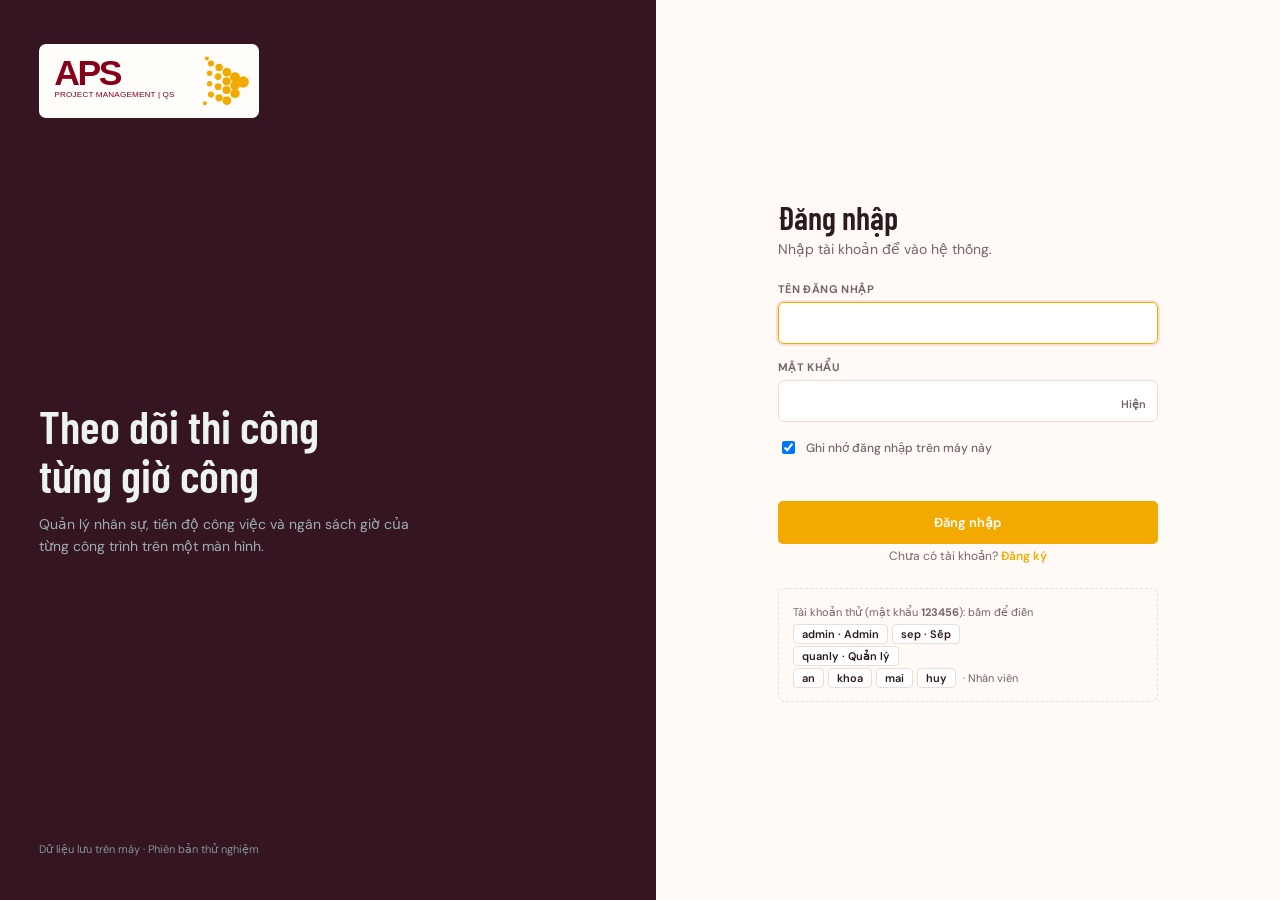
<file: index.html>
<!doctype html>
<html lang="vi">
<head>
  <meta charset="UTF-8">
  <meta name="viewport" content="width=device-width, initial-scale=1.0">
  <title>APS | Theo dõi thi công</title>
  <script>if(!(sessionStorage.getItem('buildflow-session')||localStorage.getItem('buildflow-session')))location.replace('login.html')</script>
  <link rel="preconnect" href="https://fonts.googleapis.com">
  <link rel="preconnect" href="https://fonts.gstatic.com" crossorigin>
  <link href="https://fonts.googleapis.com/css2?family=Barlow+Condensed:wght@500;600;700&family=DM+Sans:wght@400;500;600;700&display=swap" rel="stylesheet">
  <link rel="stylesheet" href="styles.css">
  <style>
    .task-form{background:var(--white);border:1px solid var(--line);border-radius:7px;padding:18px 20px;margin-bottom:28px}.form-heading{display:flex;justify-content:space-between;align-items:center;margin-bottom:16px}.form-heading h2{font:600 22px 'Barlow Condensed';margin:0}.form-heading p{font-size:12px;color:var(--muted);margin:4px 0 0}.form-grid{display:grid;grid-template-columns:1.2fr 1.5fr 1.2fr .7fr 1.2fr .8fr;gap:10px}.form-grid label{font-size:10px;color:var(--muted);font-weight:700;text-transform:uppercase;letter-spacing:.4px}.form-grid input,.form-grid select{display:block;width:100%;margin-top:6px;border:1px solid var(--line);border-radius:5px;padding:10px 9px;background:#fbfcfa;color:var(--ink);font:12px 'DM Sans';min-width:0}@media(max-width:850px){.form-grid{grid-template-columns:repeat(2,1fr)}}@media(max-width:520px){.task-form{padding:15px}.form-heading{align-items:flex-start;gap:12px;flex-direction:column}.form-grid{grid-template-columns:1fr}}
  </style>
  <style>
    .task-form{padding:22px 24px;background:#fff}
    .form-heading{padding-bottom:16px;border-bottom:1px solid var(--line)}
    .form-grid{grid-template-columns:repeat(3,minmax(0,1fr));gap:14px 16px}
    .form-grid input,.form-grid select{height:40px;padding:0 11px;background:#fff}
    .form-grid input:focus,.form-grid select:focus{outline:2px solid rgba(239,108,58,.18);border-color:var(--orange)}
    .phase-name{display:flex;align-items:center;gap:8px}
    .phase-name span{margin-right:2px}
    .phase-name small{color:var(--muted);font-size:10px;font-weight:500;padding-left:8px;border-left:1px solid var(--line)}
    .task-row{min-height:66px}
    .task-name strong{font-weight:600}
    @media(max-width:850px){.form-grid{grid-template-columns:repeat(2,minmax(0,1fr))}}
    @media(max-width:520px){.task-form{padding:17px}.form-grid{grid-template-columns:1fr}.phase-name{align-items:flex-start;flex-wrap:wrap;gap:4px}.phase-name small{width:100%;padding-left:0;border-left:0}}
  </style>
  <style>
    .person-tasks{min-width:220px;display:grid;gap:5px}
    .person-task{border-left:2px solid var(--orange);padding-left:9px;line-height:1.2}
    .person-task strong{display:block;font-size:11px;font-weight:600;white-space:nowrap;overflow:hidden;text-overflow:ellipsis}
    .person-task small{display:block;color:var(--muted);font-size:10px;margin-top:2px;white-space:nowrap;overflow:hidden;text-overflow:ellipsis}
    .person-task.empty{border-left-color:var(--line);color:var(--muted);font-size:11px}
    @media(max-width:1100px){.person-row{grid-template-columns:190px 85px 1fr 150px}.person-tasks{min-width:150px}}
    @media(max-width:850px){.person-row{grid-template-columns:1fr 80px}.person-tasks{grid-column:1/-1;grid-row:2}.person-row .progress-wrap{grid-row:3}.person-row .action-btn{grid-column:2;grid-row:1}}
  </style>
  <style>
    .form-grid select#task-assignee{font-family:'DM Sans',sans-serif;font-size:13px;font-weight:400;min-width:250px}
    .form-grid select#task-assignee option{font-family:'DM Sans',sans-serif;font-size:13px;font-weight:400}
    .person strong,.person small{font-size:13px}
    .person small{margin-top:3px}
    @media(max-width:1100px){.form-grid select#task-assignee{min-width:0}}
  </style>
  <style>
    .form-heading h2,.form-grid label{font-family:'DM Sans',sans-serif;font-style:normal}
    .form-heading h2{font-size:22px;font-weight:700;line-height:1.2;letter-spacing:0}
    .form-grid label{font-size:11px;font-weight:700;line-height:1.2;letter-spacing:.5px}
    .form-grid select#task-assignee{padding-left:11px;padding-right:38px;text-overflow:ellipsis;white-space:nowrap;overflow:hidden}
  </style>
  <style>
    .form-grid input,.form-grid select,.form-grid input::placeholder{font-family:'DM Sans',sans-serif;font-size:13px;font-weight:400;font-style:normal;letter-spacing:0;line-height:1.2}
    .form-grid input::placeholder{color:#718087;opacity:1}
  </style>
  <style>
    .employee-form{margin-bottom:28px}.employee-grid{grid-template-columns:1.3fr 1.3fr .8fr}
    .employee-list{display:grid;gap:12px}.employee-card{background:var(--white);border:1px solid var(--line);border-radius:7px;padding:18px 20px}.employee-card-head{display:flex;justify-content:space-between;align-items:flex-start;gap:16px;padding-bottom:15px;border-bottom:1px solid var(--line)}.employee-identity{display:flex;align-items:center;gap:12px}.employee-identity strong{display:block;font-size:14px}.employee-identity small{display:block;color:var(--muted);font-size:11px;margin-top:3px}.employee-live{text-align:right;font-size:11px;color:var(--muted)}.employee-live strong{display:block;color:var(--green);font-size:13px}.employee-live .offline{color:var(--muted)}.employee-summary{display:grid;grid-template-columns:160px 1fr 180px;gap:20px;padding-top:16px}.employee-hours strong{display:block;font:600 23px 'Barlow Condensed'}.employee-hours small,.employee-task-meta{display:block;color:var(--muted);font-size:11px;margin-top:3px}.employee-tasks{display:grid;gap:8px}.employee-task{display:grid;grid-template-columns:1fr 110px 70px;gap:12px;align-items:center;border-left:2px solid var(--orange);padding-left:10px}.employee-task-name strong{display:block;font-size:12px}.employee-task-name small{display:block;color:var(--muted);font-size:10px;margin-top:3px}.employee-task-time{font-size:11px;color:var(--muted)}.employee-task-time strong{display:block;color:var(--ink);font-size:12px}.employee-task-delta{font-size:10px;font-weight:700;padding:5px 6px;border-radius:4px;text-align:center}.employee-task-delta.good{background:var(--green-soft);color:var(--green)}.employee-task-delta.late{background:var(--red-soft);color:var(--red)}.employee-task-delta.pending{background:var(--amber-soft);color:var(--amber)}.employee-empty{color:var(--muted);font-size:12px;padding:8px 0}.employee-progress{align-self:center}.employee-progress .progress-text{display:block;margin-top:7px;text-align:left}.employee-card .avatar{flex:0 0 auto}@media(max-width:850px){.employee-grid{grid-template-columns:repeat(2,minmax(0,1fr))}.employee-summary{grid-template-columns:1fr}.employee-live{text-align:left}.employee-task{grid-template-columns:1fr 90px 65px}}@media(max-width:520px){.employee-grid{grid-template-columns:1fr}.employee-card{padding:15px}.employee-card-head{flex-direction:column}.employee-task{grid-template-columns:1fr;gap:4px}.employee-task-delta{justify-self:start}}
  </style>
  <style>
    .global-date{display:flex;align-items:center;gap:8px;margin-top:7px}.date-nav{border:1px solid var(--line);background:var(--white);color:var(--muted);border-radius:5px;width:28px;height:28px;cursor:pointer;font-size:16px}.date-nav:hover{border-color:var(--orange);color:var(--orange)}.date-nav.today{width:auto;padding:0 9px;font-size:11px;font-family:'DM Sans',sans-serif}.global-date strong{font-size:12px;min-width:82px;text-align:center}.delete-member{border:1px solid #f0cbc6;background:var(--red-soft);color:var(--red);border-radius:5px;padding:8px 10px;font:600 11px 'DM Sans';cursor:pointer}.delete-member:hover{background:#ffe1de}.employee-identity-wrap{display:flex;align-items:center;gap:14px}.employee-card-head .delete-member{margin-left:auto}@media(max-width:520px){.global-date strong{min-width:70px}.date-nav.today{display:none}.employee-card-head .delete-member{padding:7px}.employee-identity-wrap{align-items:flex-start}}
  </style>
  <style>
    .sidebar{position:sticky;top:0;height:100vh;min-height:100vh;align-self:flex-start;overflow-y:auto;overflow-x:hidden}
    .sidebar,.sidebar-label,.sidebar-foot,.nav-item{font-family:'DM Sans',sans-serif;font-style:normal}
    .sidebar-label{font-size:10px;font-weight:700;line-height:1.2;letter-spacing:1.2px}
    .nav-item{font-size:13px;font-weight:500;line-height:1.2;letter-spacing:0}
    .sidebar-foot{font-size:11px;font-weight:400;line-height:1.2}
    @media(max-width:850px){.sidebar{position:sticky;height:100vh;min-height:100vh}}
  </style>
  <style>
    .project-task-bar{display:flex;gap:4px;height:10px;background:#edf0ed;border-radius:99px;overflow:hidden;margin:12px 0 10px}.project-task-bar span{flex:1;background:#d7ddd9;border-radius:3px}.project-task-bar span.completed{background:var(--green)}.project-task-list{display:grid;gap:7px;margin-top:10px}.project-task-item,.member-task-item{display:flex;align-items:flex-start;gap:7px;font-size:11px;line-height:1.3}.task-status-dot{width:7px;height:7px;border-radius:50%;background:#b9c2bd;flex:0 0 auto;margin-top:4px}.task-status-dot.completed{background:var(--green)}.project-task-item strong,.member-task-item strong{font-size:11px;font-weight:600}.project-task-item small,.member-task-item small{display:block;color:var(--muted);font-size:10px;margin-top:2px}.member-task-list{display:grid;gap:7px;margin-top:9px}.member-task-item{border-left:2px solid #d7ddd9;padding-left:9px}.member-task-item.completed{border-left-color:var(--green)}.member-task-item.incomplete{border-left-color:var(--amber)}.member-task-item .task-state{margin-left:auto;color:var(--muted);font-size:10px;white-space:nowrap}.member-task-item.completed .task-state{color:var(--green)}.member-task-item.incomplete .task-state{color:var(--amber)}
  </style>
  <style>
    :root{--ink:#14242a;--muted:#5e6b70}
    body{color:var(--ink)}
    .intro,.section-heading p,.panel-title p,.metric-label,.metric-note,.hours small,.person small,.task-name small,.task-time small,.employee-task-name small,.employee-task-time,.employee-task-meta{color:var(--muted)}
  </style>
</head>
<body>
  <div class="app-shell">
    <aside class="sidebar">
      <div class="brand"><img class="brand-logo" src="logo-aps.svg" alt="APS Project Management QS"></div>
      <div class="sidebar-label">QUẢN LÝ THI CÔNG</div>
      <button id="sidebar-toggle" class="sidebar-toggle" type="button" aria-label="Mở menu quản lý thi công" aria-expanded="false" aria-controls="main-nav"><span aria-hidden="true">☰</span></button>
      <nav id="main-nav" class="main-nav" aria-label="Điều hướng chính">
        <button class="nav-item" data-view="me"><span class="nav-icon">☀</span> Trang của tôi</button>
        <button class="nav-item active" data-view="team"><span class="nav-icon">◒</span> Nhân sự</button>
        <button class="nav-item" data-view="employees"><span class="nav-icon">♙</span> Quản lý nhân viên</button>
        <button class="nav-item" data-view="tasks"><span class="nav-icon">▦</span> Tiến độ công việc</button>
        <button class="nav-item" data-view="reports"><span class="nav-icon">◈</span> Tổng quan dự án</button>
        <button class="nav-item" data-view="assign"><span class="nav-icon">✦</span> Phân công thông minh</button>
        <button class="nav-item" data-view="bonus"><span class="nav-icon">◆</span> Thưởng &amp; cảnh báo</button>
        <button class="nav-item" data-view="audit"><span class="nav-icon">◉</span> Nhật ký hoạt động</button>
        <button class="nav-item" data-view="admin"><span class="nav-icon">⚙</span> Quản trị tài khoản</button>
      </nav>
      <div class="sidebar-foot"><div class="sync-dot"></div><span>Dữ liệu lưu trên máy</span></div>
    </aside>

    <main class="main-content">
      <header class="topbar"><div><div class="eyebrow">THỨ TƯ, 23 THÁNG 09, 2026</div><h1 id="page-title">Nhân sự</h1><div class="global-date"><button class="date-nav" id="date-prev" aria-label="Ngày trước">‹</button><strong id="global-date-label">23/09/2026</strong><button class="date-nav" id="date-next" aria-label="Ngày sau">›</button><button class="date-nav today" id="date-today">Hôm nay</button></div></div><button class="outline-btn" id="reset-data">↻ Đặt lại dữ liệu mẫu</button></header>

      <section id="view-me" class="view"></section>
      <section id="view-team" class="view active-view">
        <div class="hero-row"><div><p class="intro">Theo dõi giờ làm và nhiệm vụ được giao trong ngày.</p></div><div class="date-control">‹ <strong id="team-view-date">23/09/2026</strong> ›</div></div>
        <div class="metric-grid" id="team-metrics"></div>
        <div class="section-heading"><div><h2>Danh sách nhân sự</h2><p>Chọn bắt đầu hoặc kết thúc để ghi nhận thời gian thực tế.</p></div><span class="live-label"><i></i> CẬP NHẬT TRỰC TIẾP</span></div>
        <div id="team-list" class="team-list"></div>
      </section>

      <section id="view-tasks" class="view">
        <div class="hero-row"><div><p class="intro">Các giai đoạn được sắp theo thứ tự tiến độ công trình.</p></div><select class="select-control" id="project-filter"><option value="all">Tất cả dự án</option></select></div>
        <form id="task-form" class="task-form">
          <div class="form-heading"><div><h2>Thêm công việc</h2><p>Tạo task mới và giao ngay cho một thành viên.</p></div><button class="action-btn" type="submit">＋ Thêm task</button></div>
          <div class="form-grid">
            <label>Tên dự án<input id="task-project" required placeholder="Ví dụ: Nhà phố Thảo Điền"></label>
            <label>Tên công việc<input id="task-name" required placeholder="Ví dụ: Đổ bê tông sàn tầng 1"></label>
            <label>Giai đoạn<input id="task-phase" required placeholder="Ví dụ: Kết cấu tầng 1"></label>
            <label>Mã giai đoạn<input id="task-phase-number" required value="01" placeholder="01"></label>
            <label>Người nhận<select id="task-assignee" required></select></label>
            <label>Thời gian dự kiến (giờ)<input id="task-expected" type="number" min="0.5" step="0.5" required value="4"></label>
          </div>
        </form>
        <div class="metric-grid" id="task-metrics"></div>
        <div class="section-heading"><div><h2>Tiến độ công việc</h2><p>So sánh thời gian dự kiến với thời gian đã thực hiện.</p></div><div class="legend"><span><i class="dot green"></i> Đúng tiến độ</span><span><i class="dot amber"></i> Đang làm</span><span><i class="dot red"></i> Trễ hạn</span></div></div>
        <div id="task-table" class="task-board"></div>
      </section>

      <section id="view-employees" class="view">
        <div class="hero-row"><div><p class="intro">Quản lý nhân sự, task đảm nhận và thời gian làm việc thực tế.</p></div><div class="date-control">Giờ hệ thống: <strong id="employee-live-now">--:--:--</strong></div></div>
        <form id="employee-form" class="task-form employee-form">
          <div class="form-heading"><div><h2>Thêm nhân sự</h2><p>Tạo hồ sơ nhân viên để giao task và theo dõi giờ công.</p></div><button class="action-btn" type="submit">＋ Thêm nhân sự</button></div>
          <div class="form-grid employee-grid">
            <label>Họ và tên<input id="employee-name" required placeholder="Ví dụ: Nguyễn Văn Bình"></label>
            <label>Chức danh<input id="employee-role" required placeholder="Ví dụ: Kỹ sư kết cấu"></label>
            <label>Giờ mục tiêu / ngày<input id="employee-hours" type="number" min="0.5" step="0.5" required value="8"></label>
          </div>
        </form>
        <div class="metric-grid" id="employee-metrics"></div>
        <div class="section-heading"><div><h2>Danh sách nhân viên</h2><p>Thời gian bắt đầu được lấy trực tiếp từ nút trên trang Nhân sự hôm nay.</p></div><span class="live-label"><i></i> ĐỒNG BỘ THỜI GIAN THỰC</span></div>
        <div id="employee-list" class="employee-list"></div>
      </section>

      <section id="view-reports" class="view">
        <div class="hero-row"><div><p class="intro">Tổng hợp hiệu quả của dự án và đội ngũ.</p></div><div class="date-control">Kỳ báo cáo: <strong id="report-view-date">23/09/2026</strong></div></div>
        <div id="report-metrics" class="metric-grid"></div>
        <div class="report-tabs" role="tablist"><button class="report-tab active" type="button" data-report-tab="project" role="tab" aria-selected="true">Hiệu quả theo dự án</button><button class="report-tab" type="button" data-report-tab="member" role="tab" aria-selected="false">Hiệu quả nhân sự</button></div>
        <div class="report-panel active" id="project-report-panel" role="tabpanel"><div class="panel-title"><div><h2>Hiệu quả theo dự án</h2><p>Gantt công việc theo thứ tự hoàn thành.</p></div></div><div id="project-report"></div></div>
        <div class="report-panel" id="member-report-panel" role="tabpanel" hidden><div class="panel-title"><div><h2>Hiệu quả nhân sự</h2><p>Tổng hợp task đã hoàn thành.</p></div></div><div id="member-report"></div></div>
      </section>
      <section id="view-assign" class="view"></section>
      <section id="view-bonus" class="view"></section>
      <section id="view-audit" class="view"></section>
      <section id="view-admin" class="view"></section>
    </main>
  </div>
  <div id="toast" class="toast" role="status"></div>
  <script src="app.js"></script>
  <script>
    const cleanRoleName=member=>{if(member.role==='Giám sát chất lượng')member.role='Giám sát'};
    data.members.forEach(cleanRoleName);
    initialData.members.forEach(cleanRoleName);
    save();
  </script>
  <script>
    const assigneeSelect=document.querySelector('#task-assignee');
    assigneeSelect.innerHTML=data.members.map(member=>`<option value="${member.name}">${member.name} - ${member.role}</option>`).join('');
    document.querySelector('#task-form').addEventListener('submit',event=>{
      event.preventDefault();
      const project=document.querySelector('#task-project').value.trim();
      const name=document.querySelector('#task-name').value.trim();
      const phaseName=document.querySelector('#task-phase').value.trim();
      const phase=document.querySelector('#task-phase-number').value.trim();
      const assignee=document.querySelector('#task-assignee').value;
      const expected=Number(document.querySelector('#task-expected').value);
      data.tasks.push({id:Date.now(),project,phase,phaseName,name,assignee,expected,actual:0,status:'todo'});
      save();
      event.target.reset();
      document.querySelector('#task-phase-number').value='01';
      document.querySelector('#task-expected').value='4';
      renderTasks();
      renderReports();
      showToast(`Đã thêm task cho ${assignee}`);
    });
  </script>
  <script>
    const originalRenderTeam=renderTeam;
    renderTeam=()=>{
      originalRenderTeam();
      document.querySelectorAll('.person-row').forEach(row=>{
        const memberId=Number(row.querySelector('[data-member]').dataset.member);
        const member=data.members.find(item=>item.id===memberId);
        const memberTasks=data.tasks.filter(task=>task.assignee===member.name);
        const taskSummary=document.createElement('div');
        taskSummary.className='person-tasks';
        taskSummary.innerHTML=memberTasks.length?memberTasks.map(task=>`<div class="person-task"><strong>${task.name}</strong><small>${task.project}</small></div>`).join(''):'<div class="person-task empty">Chưa có task được giao</div>';
        row.querySelector('.hours').insertAdjacentElement('afterend',taskSummary);
      });
    };
    renderTeam();
  </script>
  <script>
    let employeeTimer;
    const formatClock=value=>new Date(value).toLocaleTimeString('vi-VN',{hour:'2-digit',minute:'2-digit',second:'2-digit'});
    const elapsedHours=startedAt=>startedAt?Math.max(0,(Date.now()-startedAt)/3600000):0;
    const employeeActual=(task,member)=>task.actual||((task.status==='doing'&&member.active)?elapsedHours(member.startedAt):0);
    const refreshAssignees=()=>{const select=document.querySelector('#task-assignee');if(select)select.innerHTML=data.members.map(member=>`<option value="${member.name}">${member.name} - ${member.role}</option>`).join('');};
    function renderEmployees(){
      const active=data.members.filter(member=>member.active).length;
      const assigned=data.tasks.filter(task=>task.assignee).length;
      document.querySelector('#employee-live-now').textContent=formatClock(Date.now());
      document.querySelector('#employee-metrics').innerHTML=`<div class="metric"><div class="metric-label">TỔNG NHÂN SỰ</div><div class="metric-value">${data.members.length} người</div><div class="metric-note">Đang quản lý</div></div><div class="metric"><div class="metric-label">ĐANG TRONG CA</div><div class="metric-value">${active} người</div><div class="metric-note ${active?'positive':''}">${active?'Đang ghi nhận thời gian':'Chưa có người bắt đầu'}</div></div><div class="metric"><div class="metric-label">TASK ĐÃ GIAO</div><div class="metric-value">${assigned} task</div><div class="metric-note">Theo dữ liệu hiện tại</div></div><div class="metric"><div class="metric-label">GIỜ DỰ KIẾN</div><div class="metric-value">${fmtHours(data.tasks.reduce((sum,task)=>sum+task.expected,0))}</div><div class="metric-note">Tổng thời lượng task</div></div>`;
      document.querySelector('#employee-list').innerHTML=data.members.map(member=>{
        const tasks=data.tasks.filter(task=>task.assignee===member.name);
        const done=tasks.filter(task=>task.status==='done').length;
        const actual=tasks.reduce((sum,task)=>sum+employeeActual(task,member),0);
        const expected=tasks.reduce((sum,task)=>sum+task.expected,0);
        const percent=tasks.length?Math.round(done/tasks.length*100):0;
        return `<article class="employee-card"><div class="employee-card-head"><div class="employee-identity"><div class="avatar">${member.initials}</div><div><strong>${member.name}</strong><small>${member.role} · Mục tiêu ${fmtHours(member.hours)}/ngày</small></div></div><div class="employee-live">${member.active?`<strong class="employee-started">Bắt đầu lúc ${formatClock(member.startedAt)}</strong><span>Đang làm ${fmtHours(elapsedHours(member.startedAt))}</span>`:'<strong class="offline">Chưa bắt đầu ca</strong><span>Nhấn bắt đầu ở trang Nhân sự hôm nay</span>'}</div></div><div class="employee-summary"><div class="employee-hours"><strong>${fmtHours(actual)} / ${fmtHours(expected)}</strong><small>giờ thực tế / dự kiến của task</small><div class="progress-bar" style="margin-top:12px"><b style="width:${percent}%"></b></div><span class="progress-text">${done}/${tasks.length} task hoàn thành</span></div><div class="employee-tasks">${tasks.length?tasks.map(task=>{const taskActual=employeeActual(task,member),delta=taskActual-task.expected;return `<div class="employee-task"><div class="employee-task-name"><strong>${task.name}</strong><small>${task.project}</small></div><div class="employee-task-time"><strong>${taskActual?fmtHours(taskActual):'—'} / ${fmtHours(task.expected)}</strong><span>thực tế / dự kiến</span></div><div class="employee-task-delta ${task.status==='todo'?'pending':delta<=0?'good':'late'}">${task.status==='todo'?'Chưa làm':delta<=0?`Sớm ${fmtHours(Math.abs(delta))}`:`Trễ ${fmtHours(delta)}`}</div></div>`}).join(''):'<div class="employee-empty">Chưa có task được giao.</div>'}</div><div class="employee-progress"><div class="metric-label">HIỆU SUẤT GIỜ</div><div class="metric-value">${expected?Math.round(actual/expected*100):0}%</div><div class="employee-task-meta">${actual<=expected?'Đang nhanh hơn kế hoạch':'Đang chậm hơn kế hoạch'}</div></div></div></article>`;
      }).join('');
    }
    const currentRenderTeam=renderTeam;
    renderTeam=()=>{currentRenderTeam();document.querySelectorAll('.person-row').forEach(row=>{const progress=row.querySelector('.progress-bar b'),text=row.querySelector('.progress-text');if(progress&&progress.style.width==='NaN%')progress.style.width='0%';if(text&&text.textContent==='0/0 task')text.textContent='0 task'});};
    const originalToggleMember=toggleMember;
    toggleMember=id=>{originalToggleMember(id);if(document.querySelector('#view-employees').classList.contains('active-view'))renderEmployees();};
    const originalRender=render;
    render=view=>{originalRender(view);if(view==='employees'){document.querySelector('#page-title').textContent='Quản lý nhân viên';renderEmployees();clearInterval(employeeTimer);employeeTimer=setInterval(renderEmployees,1000)}else clearInterval(employeeTimer)};
    document.querySelector('#employee-form').addEventListener('submit',event=>{event.preventDefault();const name=document.querySelector('#employee-name').value.trim(),role=document.querySelector('#employee-role').value.trim(),hours=Number(document.querySelector('#employee-hours').value),initials=name.split(/\s+/).map(part=>part[0]).join('').slice(-2).toUpperCase();data.members.push({id:Date.now(),name,role,hours,done:0,tasks:0,initials,active:false});save();refreshAssignees();renderEmployees();event.target.reset();document.querySelector('#employee-hours').value='8';showToast(`Đã thêm nhân sự ${name}`)});
    renderEmployees();
  </script>
  <script>
    const appToday='2026-09-23';
    let selectedDate=localStorage.getItem('buildflow-selected-date')||appToday;
    let currentView='team';
    const historyKey='buildflow-history';
    const readHistory=()=>JSON.parse(localStorage.getItem(historyKey)||'{}');
    const writeHistory=history=>localStorage.setItem(historyKey,JSON.stringify(history));
    const cloneData=value=>JSON.parse(JSON.stringify(value));
    const dateLabel=date=>new Date(`${date}T12:00:00`).toLocaleDateString('vi-VN',{day:'2-digit',month:'2-digit',year:'numeric'});
    const saveCurrentDate=()=>{const history=readHistory();history[selectedDate]=cloneData(data);writeHistory(history);save()};
    const loadSelectedDate=()=>{const history=readHistory();if(history[selectedDate])data=history[selectedDate];else if(selectedDate!==appToday)data=cloneData(initialData);data.members.forEach(cleanRoleName);save();const label=dateLabel(selectedDate);document.querySelector('#global-date-label').textContent=label;document.querySelector('#team-view-date').textContent=label;document.querySelector('#report-view-date').textContent=label;};
    const originalRenderWithEmployees=render;
    render=view=>{currentView=view;originalRenderWithEmployees(view);if(view==='employees'){document.querySelector('#page-title').textContent='Quản lý nhân viên';renderEmployees();}};
    const changeDate=offset=>{saveCurrentDate();const date=new Date(`${selectedDate}T12:00:00`);date.setDate(date.getDate()+offset);selectedDate=date.toISOString().slice(0,10);localStorage.setItem('buildflow-selected-date',selectedDate);loadSelectedDate();render(currentView);showToast(`Đang xem ngày ${dateLabel(selectedDate)}`)};
    document.querySelector('#date-prev').onclick=()=>changeDate(-1);
    document.querySelector('#date-next').onclick=()=>changeDate(1);
    document.querySelector('#date-today').onclick=()=>{saveCurrentDate();selectedDate=appToday;localStorage.setItem('buildflow-selected-date',selectedDate);loadSelectedDate();render(currentView);showToast('Đã chuyển về hôm nay')};
    const baseRenderEmployees=renderEmployees;
    const decorateDeleteButtons=()=>document.querySelectorAll('.employee-card').forEach((card,index)=>{if(!card.querySelector('[data-delete-member]')){const button=document.createElement('button');button.className='delete-member';button.dataset.deleteMember=data.members[index].id;button.textContent='Xóa';card.querySelector('.employee-card-head').appendChild(button)}});
    renderEmployees=()=>{baseRenderEmployees();decorateDeleteButtons()};
    document.querySelector('#employee-list').addEventListener('click',event=>{const button=event.target.closest('[data-delete-member]');if(!button)return;const member=data.members.find(item=>item.id===Number(button.dataset.deleteMember));if(!member||!window.confirm(`Xóa nhân sự ${member.name}?`))return;data.tasks.forEach(task=>{if(task.assignee===member.name)task.assignee='Chưa phân công'});data.members=data.members.filter(item=>item.id!==member.id);saveCurrentDate();refreshAssignees();renderTeam();renderEmployees();showToast(`Đã xóa nhân sự ${member.name}`)});
    loadSelectedDate();
    render(currentView);
  </script>
  <script>
    const baseRenderReports=renderReports;
    const renderReportTaskDetails=()=>{
      const projects=[...new Set(data.tasks.map(task=>task.project))];
      document.querySelector('#project-report').innerHTML=projects.map(project=>{
        const tasks=data.tasks.filter(task=>task.project===project),completed=tasks.filter(task=>task.status==='done').length,expected=tasks.reduce((sum,task)=>sum+task.expected,0),actual=tasks.filter(task=>task.status==='done').reduce((sum,task)=>sum+task.actual,0),percent=Math.round(completed/tasks.length*100);
        return `<div class="report-line"><div class="report-line-top"><strong>${project}</strong><small>${completed}/${tasks.length} task hoàn thành</small></div><div class="project-task-bar">${tasks.map(task=>`<span class="${task.status==='done'?'completed':''}" title="${task.name} - ${statusLabel[task.status]}"></span>`).join('')}</div><div class="report-detail"><span>${percent}% hoàn thành</span><span class="${actual<=expected?'good':'late'}">${actual<=expected?'Sớm':'Trễ'} ${fmtHours(Math.abs(actual-expected))}</span></div><div class="gantt-list">${tasks.map(task=>`<div class="gantt-row ${task.status==='done'?'completed':''}"><div class="gantt-task"><i class="gantt-node"></i><div><strong>${task.name}</strong><small>${task.assignee} · ${statusLabel[task.status]}</small></div></div><div class="gantt-track"><span class="gantt-bar" style="width:${Math.max(18,Math.min(100,task.expected/Math.max(expected,1)*100))}%"></span><small>${fmtHours(task.expected)}</small></div></div>`).join('')}</div></div>`;
      }).join('');
      document.querySelector('#member-report').innerHTML=data.members.map(member=>{
        const tasks=data.tasks.filter(task=>task.assignee===member.name),completed=tasks.filter(task=>task.status==='done');
        return `<div class="report-line"><div class="report-line-top"><strong>${member.name}</strong><small>${completed.length} task hoàn thành</small></div><div class="member-task-list">${tasks.length?tasks.map(task=>`<div class="member-task-item ${task.status==='done'?'completed':'incomplete'}"><i class="task-status-dot ${task.status==='done'?'completed':''}"></i><div><strong>${task.name}</strong><small>${task.project}</small></div><span class="task-state">${task.status==='done'?'Hoàn thành':'Chưa hoàn thành'}</span></div>`).join(''):'<div class="employee-empty">Chưa có task được giao.</div>'}</div></div>`;
      }).join('');
    };
    document.querySelectorAll('[data-report-tab]').forEach(tab=>tab.addEventListener('click',()=>{
      const selected=tab.dataset.reportTab;
      document.querySelectorAll('[data-report-tab]').forEach(item=>{const active=item===tab;item.classList.toggle('active',active);item.setAttribute('aria-selected',String(active))});
      document.querySelector('#project-report-panel').hidden=selected!=='project';
      document.querySelector('#member-report-panel').hidden=selected!=='member';
    }));
    renderReports=()=>{baseRenderReports();renderReportTaskDetails()};
  </script>
</body>
</html>
</file>
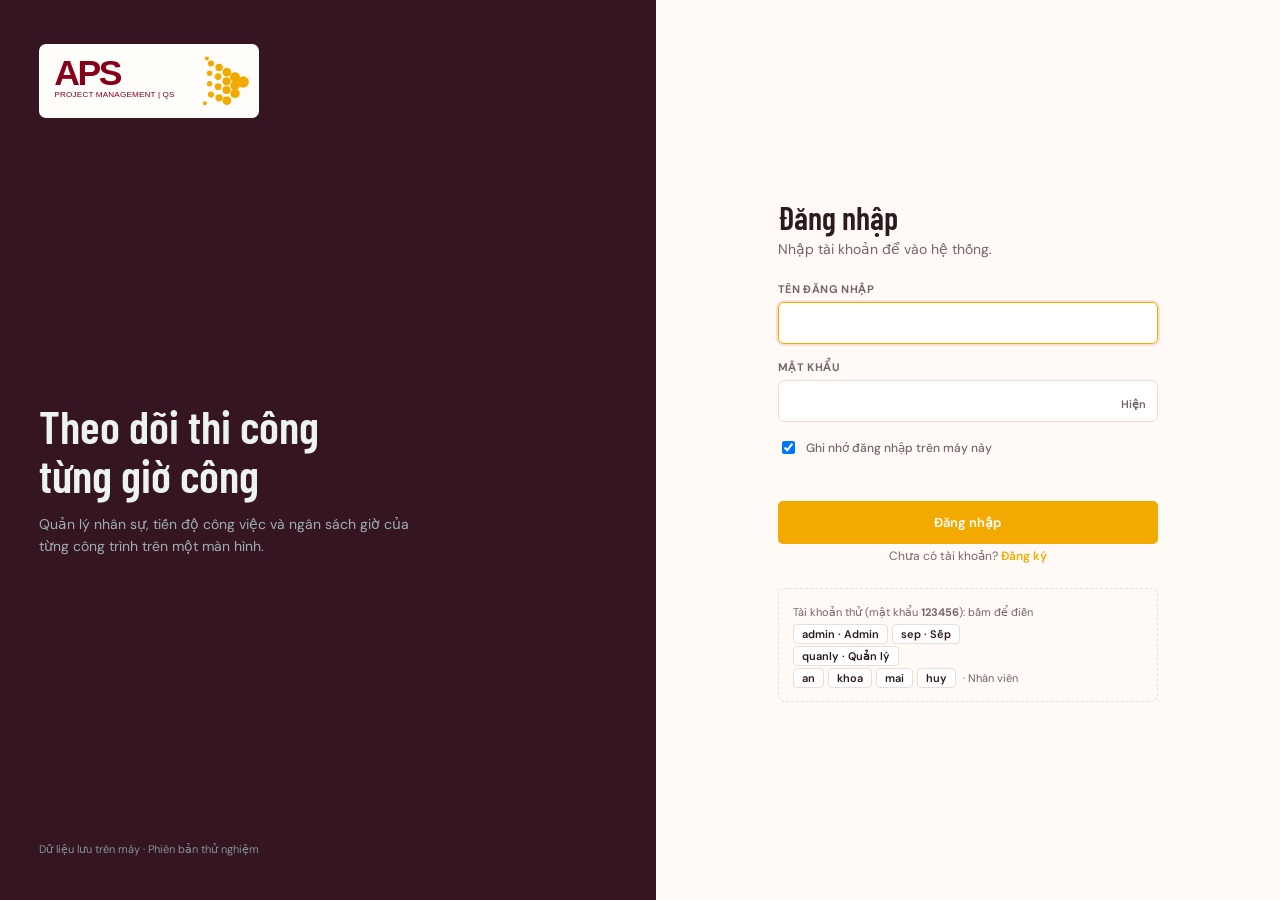
<file: login.html>
<!doctype html>
<html lang="vi">
<head>
  <meta charset="UTF-8">
  <meta name="viewport" content="width=device-width, initial-scale=1.0">
  <title>APS | Đăng nhập</title>
  <link rel="preconnect" href="https://fonts.googleapis.com">
  <link rel="preconnect" href="https://fonts.gstatic.com" crossorigin>
  <link href="https://fonts.googleapis.com/css2?family=Barlow+Condensed:wght@500;600;700&family=DM+Sans:wght@400;500;600;700&display=swap" rel="stylesheet">
  <link rel="stylesheet" href="styles.css">
</head>
<body class="login-body">
  <main class="login-shell">
    <section class="login-art">
      <div class="brand"><img class="brand-logo" src="logo-aps.svg" alt="APS Project Management QS"></div>
      <div><h1>Theo dõi thi công<br>từng giờ công</h1><p>Quản lý nhân sự, tiến độ công việc và ngân sách giờ của từng công trình trên một màn hình.</p></div>
      <div class="art-foot">Dữ liệu lưu trên máy · Phiên bản thử nghiệm</div>
    </section>
    <section class="login-panel">
      <form id="login-form" class="login-card" autocomplete="on">
        <h2>Đăng nhập</h2>
        <p>Nhập tài khoản để vào hệ thống.</p>
        <label>Tên đăng nhập<input id="lg-user" type="text" autocomplete="username" required autofocus></label>
        <label>Mật khẩu<span class="pw"><input id="lg-pass" type="password" autocomplete="current-password" required><button type="button" id="lg-eye">Hiện</button></span></label>
        <label class="lg-check"><input id="lg-remember" type="checkbox" checked> Ghi nhớ đăng nhập trên máy này</label>
        <div id="lg-err" class="lg-err" role="alert"></div>
        <button class="action-btn login-btn" type="submit">Đăng nhập</button>
        <p class="lg-link">Chưa có tài khoản? <a href="register.html">Đăng ký</a></p>
        <div class="demo-box">Tài khoản thử (mật khẩu <b>123456</b>): bấm để điền<br>
          <button type="button" data-fill="admin">admin · Admin</button><button type="button" data-fill="sep">sep · Sếp</button><br><button type="button" data-fill="quanly">quanly · Quản lý</button><br>
          <button type="button" data-fill="an">an</button><button type="button" data-fill="khoa">khoa</button><button type="button" data-fill="mai">mai</button><button type="button" data-fill="huy">huy</button> · Nhân viên</div>
      </form>
    </section>
  </main>
  <script>
    const UK='buildflow-users',SK='buildflow-session',$=s=>document.querySelector(s);
    // Băm mật khẩu (demo). Khi có backend thật phải băm/kiểm tra ở máy chủ.
    const hash=s=>{let h1=0xdeadbeef,h2=0x41c6ce57;s='aps:'+s;for(let i=0,c;i<s.length;i++){c=s.charCodeAt(i);h1=Math.imul(h1^c,2654435761);h2=Math.imul(h2^c,1597334677)}h1=Math.imul(h1^(h1>>>16),2246822507)^Math.imul(h2^(h2>>>13),3266489909);h2=Math.imul(h2^(h2>>>16),2246822507)^Math.imul(h1^(h1>>>13),3266489909);return(4294967296*(2097151&h2)+(h1>>>0)).toString(36)};
    // Tên phải trùng với tên trong danh sách nhân sự để liên kết đúng người
    const seed=[['admin','Quản trị hệ thống','admin'],['sep','Giám đốc công ty','boss'],['quanly','Quản lý công ty','manager'],['an','Nguyễn Văn An','employee'],['khoa','Trần Minh Khoa','employee'],['mai','Lê Thị Mai','employee'],['huy','Phạm Quốc Huy','employee']].map(([u,name,role])=>({u,name,role,h:hash('123456')}));
    {const cur=JSON.parse(localStorage.getItem(UK)||'[]');seed.forEach(s=>{if(!cur.find(x=>x.u===s.u))cur.push(s)});localStorage.setItem(UK,JSON.stringify(cur))} // thêm tài khoản mới vào dữ liệu đã có
    const audit=(u,n,r,type,act,detail='')=>{try{const a=JSON.parse(localStorage.getItem('buildflow-audit')||'[]');a.push({t:Date.now(),u,n,r,type,act,detail});if(a.length>2000)a.splice(0,a.length-2000);localStorage.setItem('buildflow-audit',JSON.stringify(a))}catch{}};
    if(sessionStorage.getItem(SK)||localStorage.getItem(SK))location.replace('index.html');
    document.querySelectorAll('[data-fill]').forEach(b=>b.onclick=()=>{$('#lg-user').value=b.dataset.fill;$('#lg-pass').value='123456';$('#lg-err').textContent=''});
    $('#lg-eye').onclick=e=>{const p=$('#lg-pass'),show=p.type==='password';p.type=show?'text':'password';e.target.textContent=show?'Ẩn':'Hiện'};
    $('#login-form').addEventListener('submit',e=>{
      e.preventDefault();const err=$('#lg-err'),lock=Number(localStorage.getItem('buildflow-lock')||0);
      if(Date.now()<lock){err.textContent=`Nhập sai nhiều lần. Thử lại sau ${Math.ceil((lock-Date.now())/1000)} giây.`;return}
      const u=$('#lg-user').value.trim().toLowerCase(),user=JSON.parse(localStorage.getItem(UK)).find(x=>x.u===u&&x.h===hash($('#lg-pass').value));
      if(!user){audit(u||'?',u||'(trống)','','security','Đăng nhập thất bại',`Tên đăng nhập “${u}”`);const f=Number(sessionStorage.getItem('buildflow-fails')||0)+1;sessionStorage.setItem('buildflow-fails',f);
        if(f>=5){localStorage.setItem('buildflow-lock',Date.now()+30000);sessionStorage.setItem('buildflow-fails',0);err.textContent='Nhập sai 5 lần. Tạm khóa 30 giây.'}
        else err.textContent=`Sai tên đăng nhập hoặc mật khẩu (${f}/5).`;return}
      // Chặn tài khoản chưa được duyệt hoặc đã bị khóa (tài khoản cũ không có trường status = đang hoạt động)
      const st=user.status||'active';
      if(st!=='active'){audit(user.u,user.name,user.role,'security','Đăng nhập bị chặn',st==='pending'?'Tài khoản chờ duyệt':'Tài khoản bị khóa');
        err.textContent=st==='pending'?'Tài khoản đang chờ Admin duyệt.':'Tài khoản đã bị khóa. Vui lòng liên hệ Admin.';return}
      sessionStorage.setItem('buildflow-fails',0);audit(user.u,user.name,user.role,'login','Đăng nhập');
      const ses=JSON.stringify({u:user.u,name:user.name,role:user.role,t:Date.now()}),keep=$('#lg-remember').checked;
      sessionStorage.removeItem(SK);localStorage.removeItem(SK);(keep?localStorage:sessionStorage).setItem(SK,ses);
      location.replace('index.html');
    });
  </script>
</body>
</html>
</file>
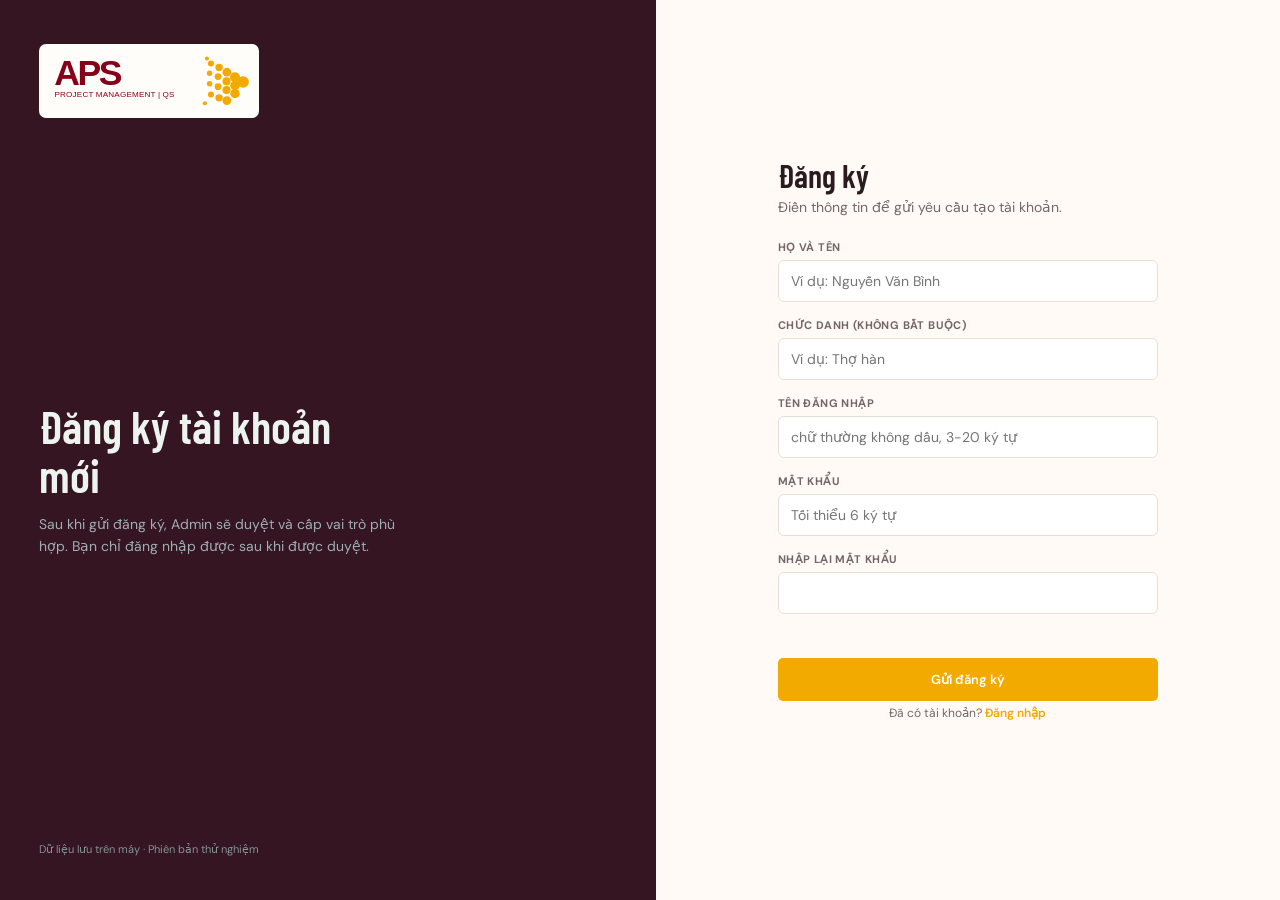
<file: Register.html>
<!doctype html>
<html lang="vi">
<head>
  <meta charset="UTF-8">
  <meta name="viewport" content="width=device-width, initial-scale=1.0">
  <title>APS | Đăng ký tài khoản</title>
  <link rel="preconnect" href="https://fonts.googleapis.com">
  <link rel="preconnect" href="https://fonts.gstatic.com" crossorigin>
  <link href="https://fonts.googleapis.com/css2?family=Barlow+Condensed:wght@500;600;700&family=DM+Sans:wght@400;500;600;700&display=swap" rel="stylesheet">
  <link rel="stylesheet" href="styles.css">
</head>
<body class="login-body">
  <main class="login-shell">
    <section class="login-art">
      <div class="brand"><img class="brand-logo" src="logo-aps.svg" alt="APS Project Management QS"></div>
      <div><h1>Đăng ký tài khoản<br>mới</h1><p>Sau khi gửi đăng ký, Admin sẽ duyệt và cấp vai trò phù hợp. Bạn chỉ đăng nhập được sau khi được duyệt.</p></div>
      <div class="art-foot">Dữ liệu lưu trên máy · Phiên bản thử nghiệm</div>
    </section>
    <section class="login-panel">
      <form id="rg-form" class="login-card" autocomplete="off">
        <h2>Đăng ký</h2>
        <p>Điền thông tin để gửi yêu cầu tạo tài khoản.</p>
        <label>Họ và tên<input id="rg-name" type="text" required placeholder="Ví dụ: Nguyễn Văn Bình"></label>
        <label>Chức danh (không bắt buộc)<input id="rg-title" type="text" placeholder="Ví dụ: Thợ hàn"></label>
        <label>Tên đăng nhập<input id="rg-user" type="text" required placeholder="chữ thường không dấu, 3-20 ký tự"></label>
        <label>Mật khẩu<input id="rg-pass" type="password" required placeholder="Tối thiểu 6 ký tự"></label>
        <label>Nhập lại mật khẩu<input id="rg-pass2" type="password" required></label>
        <div id="rg-err" class="lg-err" role="alert"></div>
        <button class="action-btn login-btn" type="submit">Gửi đăng ký</button>
        <div id="rg-ok" class="lg-ok" hidden></div>
        <p class="lg-link">Đã có tài khoản? <a href="login.html">Đăng nhập</a></p>
      </form>
    </section>
  </main>
  <script>
    const UK='buildflow-users',AK='buildflow-audit',$=s=>document.querySelector(s);

    // Băm mật khẩu (DEMO) — PHẢI GIỐNG HỆT hàm hash trong login.html và app.js,
    // nếu khác thì đăng nhập sẽ luôn báo sai mật khẩu.
    const hash=s=>{let h1=0xdeadbeef,h2=0x41c6ce57;s='aps:'+s;for(let i=0,c;i<s.length;i++){c=s.charCodeAt(i);h1=Math.imul(h1^c,2654435761);h2=Math.imul(h2^c,1597334677)}h1=Math.imul(h1^(h1>>>16),2246822507)^Math.imul(h2^(h2>>>13),3266489909);h2=Math.imul(h2^(h2>>>16),2246822507)^Math.imul(h1^(h1>>>13),3266489909);return(4294967296*(2097151&h2)+(h1>>>0)).toString(36)};

    // Ghi một dòng vào nhật ký hoạt động (Admin/Sếp xem ở trang Nhật ký)
    const audit=(u,n,r,type,act,detail='')=>{try{const a=JSON.parse(localStorage.getItem(AK)||'[]');a.push({t:Date.now(),u,n,r,type,act,detail});if(a.length>2000)a.splice(0,a.length-2000);localStorage.setItem(AK,JSON.stringify(a))}catch{}};

    $('#rg-form').addEventListener('submit',e=>{
      e.preventDefault();
      const err=$('#rg-err');err.textContent='';
      const name=$('#rg-name').value.trim(),title=$('#rg-title').value.trim(),u=$('#rg-user').value.trim().toLowerCase(),p1=$('#rg-pass').value,p2=$('#rg-pass2').value;

      // --- Kiểm tra dữ liệu nhập ---
      if(name.length<2){err.textContent='Vui lòng nhập họ và tên.';return}
      if(!/^[a-z0-9._]{3,20}$/.test(u)){err.textContent='Tên đăng nhập 3-20 ký tự: chữ thường không dấu, số, dấu chấm hoặc gạch dưới.';return}
      if(p1.length<6){err.textContent='Mật khẩu tối thiểu 6 ký tự.';return}
      if(p1!==p2){err.textContent='Hai mật khẩu chưa khớp.';return}
      const users=JSON.parse(localStorage.getItem(UK)||'[]');
      if(users.some(x=>x.u===u)){err.textContent='Tên đăng nhập đã có người dùng.';return}

      // --- Tạo tài khoản ở trạng thái CHỜ DUYỆT, vai trò mặc định thấp nhất (Nhân viên) ---
      users.push({u,name,title,role:'employee',h:hash(p1),status:'pending',created:Date.now()});
      localStorage.setItem(UK,JSON.stringify(users));
      audit(u,name,'employee','add','Đăng ký tài khoản mới','Chờ Admin duyệt');

      // --- Báo kết quả ---
      [...e.target.querySelectorAll('label,button[type=submit]')].forEach(x=>x.hidden=true);
      const ok=$('#rg-ok');ok.hidden=false;ok.textContent='Đã gửi đăng ký! Vui lòng chờ Admin duyệt rồi đăng nhập bằng tên đăng nhập '+u+'.';
    });
  </script>
</body>
</html>
</file>
<file: styles.css>
:root{--ink:#172027;--muted:#718087;--line:#e4e8e5;--paper:#f7f8f5;--white:#fff;--orange:#ef6c3a;--orange-soft:#fff0ea;--green:#2d936c;--green-soft:#e7f5ed;--amber:#d89932;--amber-soft:#fff5df;--red:#d9564f;--red-soft:#fff0ef;--navy:#203138}*{box-sizing:border-box}body{margin:0;background:var(--paper);color:var(--ink);font-family:'DM Sans',sans-serif;font-size:14px}.app-shell{display:flex;min-height:100vh}.sidebar{width:230px;background:var(--navy);color:#edf3ef;padding:29px 17px 22px;display:flex;flex-direction:column}.brand{font-family:'Barlow Condensed',sans-serif;font-size:24px;font-weight:700;letter-spacing:1px;display:flex;align-items:center;gap:9px;padding:0 11px 42px}.brand span:last-child span{color:#f18a5d}.brand-mark{display:grid;place-items:center;width:31px;height:31px;border-radius:8px;background:var(--orange);font:700 13px 'DM Sans';color:#fff;letter-spacing:0}.sidebar-label,.eyebrow{font-size:10px;letter-spacing:1.2px;font-weight:700;color:#809195}.sidebar-label{padding:0 12px 12px}.main-nav{display:grid;gap:5px}.nav-item{border:0;background:transparent;color:#9fafb0;text-align:left;padding:12px;border-radius:7px;font:500 13px 'DM Sans';cursor:pointer;display:flex;gap:12px;align-items:center}.nav-item:hover,.nav-item.active{background:#31464c;color:#fff}.nav-item.active{box-shadow:inset 3px 0 var(--orange)}.nav-icon{font-size:18px;width:17px;color:#aab8b6}.nav-item.active .nav-icon{color:#f18a5d}.sidebar-foot{margin-top:auto;border-top:1px solid #35494d;padding:17px 10px 0;color:#829496;font-size:11px;display:flex;align-items:center;gap:8px}.sync-dot{height:7px;width:7px;background:#62bb8b;border-radius:50%}.main-content{flex:1;padding:38px 5.5%;max-width:1540px}.topbar{display:flex;justify-content:space-between;align-items:flex-start;margin-bottom:35px}.topbar h1{font:600 36px 'Barlow Condensed',sans-serif;letter-spacing:.2px;margin:3px 0 0;color:var(--ink)}.outline-btn{border:1px solid var(--line);background:var(--white);border-radius:6px;padding:10px 13px;color:var(--muted);font:500 12px 'DM Sans';cursor:pointer}.outline-btn:hover{border-color:var(--orange);color:var(--orange)}.hero-row{display:flex;justify-content:space-between;align-items:center;margin-bottom:22px}.intro{margin:0;color:var(--muted)}.date-control,.select-control{border:1px solid var(--line);background:var(--white);padding:9px 13px;border-radius:5px;color:var(--muted);font-size:12px}.date-control strong{color:var(--ink);padding:0 10px}.metric-grid{display:grid;grid-template-columns:repeat(4,1fr);gap:14px;margin-bottom:37px}.metric{background:var(--white);border:1px solid var(--line);padding:18px 19px;border-radius:7px}.metric-label{font-size:11px;color:var(--muted);margin-bottom:8px}.metric-value{font:600 29px 'Barlow Condensed';line-height:1;color:var(--ink)}.metric-note{font-size:11px;color:var(--muted);margin-top:8px}.metric-note.positive{color:var(--green)}.metric-note.warning{color:var(--amber)}.section-heading,.panel-title{display:flex;justify-content:space-between;align-items:flex-end;margin-bottom:15px}.section-heading h2,.panel h2{font:600 22px 'Barlow Condensed';margin:0}.section-heading p,.panel-title p{font-size:12px;color:var(--muted);margin:4px 0 0}.live-label{font-size:10px;letter-spacing:1px;color:var(--green);font-weight:700}.live-label i{display:inline-block;background:var(--green);width:6px;height:6px;border-radius:50%;margin-right:4px}.team-list{display:grid;gap:10px}.person-row{background:var(--white);border:1px solid var(--line);border-radius:7px;padding:15px 17px;display:grid;grid-template-columns:205px 100px 1fr 160px;gap:18px;align-items:center}.person{display:flex;gap:11px;align-items:center}.avatar{width:37px;height:37px;border-radius:50%;display:grid;place-items:center;background:#e9d9c9;color:#865339;font-weight:700}.person strong{display:block;font-size:13px}.person small{color:var(--muted);font-size:11px}.hours strong{font:600 21px 'Barlow Condensed'}.hours small{display:block;color:var(--muted);font-size:10px}.progress-wrap{display:flex;align-items:center;gap:12px}.progress-bar{height:7px;background:#edf0ed;border-radius:99px;overflow:hidden;flex:1}.progress-bar b{display:block;height:100%;background:var(--orange);border-radius:inherit}.progress-text{font-size:11px;color:var(--muted);min-width:30px;text-align:right}.action-btn{border:0;background:var(--orange);color:#fff;border-radius:5px;padding:10px 12px;font:600 11px 'DM Sans';cursor:pointer}.action-btn.end{background:var(--navy)}.action-btn:disabled{background:#cbd2ce;cursor:default}.task-board{background:var(--white);border:1px solid var(--line);border-radius:7px;overflow:hidden}.phase{border-bottom:1px solid var(--line)}.phase:last-child{border-bottom:0}.phase-head{background:#fafbf9;padding:12px 17px;display:flex;justify-content:space-between;align-items:center}.phase-name{font-weight:700;font-size:13px}.phase-name span{font-size:10px;color:var(--orange);letter-spacing:1px;margin-right:8px}.phase-meta{color:var(--muted);font-size:11px}.task-row{display:grid;grid-template-columns:1fr 120px 130px 120px 105px;gap:16px;padding:14px 17px;border-top:1px solid #f0f2ef;align-items:center}.task-name{font-size:13px}.task-name small{display:block;color:var(--muted);font-size:11px;margin-top:3px}.task-assignee{font-size:12px}.task-time{font-size:12px}.task-time strong{display:block}.status{font-size:10px;font-weight:700;padding:5px 7px;border-radius:4px;display:inline-block}.status.green{color:var(--green);background:var(--green-soft)}.status.amber{color:var(--amber);background:var(--amber-soft)}.status.red{color:var(--red);background:var(--red-soft)}.legend{display:flex;gap:14px;color:var(--muted);font-size:11px}.dot{display:inline-block;width:7px;height:7px;border-radius:50%;margin-right:4px}.dot.green{background:var(--green)}.dot.amber{background:var(--amber)}.dot.red{background:var(--red)}.report-grid{display:grid;grid-template-columns:1.2fr 1fr;gap:16px}.panel{background:var(--white);border:1px solid var(--line);border-radius:7px;padding:22px}.report-line{padding:15px 0;border-top:1px solid #edf0ed}.report-line:first-child{border-top:0}.report-line-top{display:flex;justify-content:space-between;margin-bottom:9px}.report-line strong{font-size:12px}.report-line small{color:var(--muted);font-size:11px}.report-bar{height:8px;background:#edf0ed;border-radius:99px;overflow:hidden}.report-bar b{display:block;height:100%;border-radius:99px;background:var(--green)}.report-detail{display:flex;justify-content:space-between;margin-top:7px;color:var(--muted);font-size:11px}.report-detail .good{color:var(--green)}.report-detail .late{color:var(--red)}.view{display:none}.active-view{display:block}.toast{position:fixed;right:25px;bottom:25px;background:var(--navy);color:#fff;padding:12px 16px;border-radius:5px;font-size:12px;opacity:0;transform:translateY(10px);transition:.25s;pointer-events:none}.toast.show{opacity:1;transform:translateY(0)}@media(max-width:850px){.sidebar{width:70px;padding:22px 9px}.brand{padding:0 10px 35px}.brand>span:last-child,.sidebar-label,.sidebar-foot span{display:none}.main-nav{justify-items:center}.nav-item{font-size:0;padding:12px}.nav-icon{font-size:21px}.sidebar-foot{padding:16px 8px}.main-content{padding:28px 20px}.metric-grid{grid-template-columns:repeat(2,1fr)}.person-row{grid-template-columns:1fr 80px;gap:12px}.progress-wrap{grid-column:1/-1}.action-btn{grid-column:2;grid-row:1}.task-row{grid-template-columns:1fr 100px 90px}.task-assignee{grid-column:1}.task-time{grid-column:2;grid-row:2}.task-row .status{grid-column:3;grid-row:2}.report-grid{grid-template-columns:1fr}}@media(max-width:520px){.main-content{padding:22px 14px}.topbar{margin-bottom:25px}.topbar h1{font-size:30px}.outline-btn{font-size:0;padding:10px}.outline-btn:first-letter{font-size:17px}.hero-row{align-items:flex-start;gap:14px;flex-direction:column}.metric-grid{gap:8px;margin-bottom:27px}.metric{padding:14px}.metric-value{font-size:25px}.section-heading{align-items:flex-start;gap:12px;flex-direction:column}.person-row{grid-template-columns:1fr 72px;padding:13px}.task-row{grid-template-columns:1fr 90px;gap:10px}.task-row .status{grid-column:2}.legend{flex-wrap:wrap;gap:7px}.report-grid{gap:10px}.panel{padding:16px}}

/* ===== Phân công thông minh, quỹ giờ, thưởng & cảnh báo ===== */
.cap-row{display:grid;grid-template-columns:1.5fr 1fr auto;gap:14px;align-items:center;background:#fff;border:1px solid var(--line);border-radius:7px;padding:13px 16px;margin-bottom:8px}
.cap-row small{display:block;color:var(--muted);font-size:11px;margin-top:3px}
.neg{color:var(--red)}
.alert{display:flex;justify-content:space-between;align-items:center;gap:12px;border-radius:7px;padding:11px 15px;margin-bottom:10px;font-size:12px}
.alert.warn{background:var(--amber-soft);color:#8a5d10}
.alert.over{background:var(--red-soft);color:var(--red)}
.sg-box,.sub{margin-top:26px}
.sg-check{display:flex!important;align-items:center;gap:8px;margin-top:22px!important}
.sg-check input{width:auto!important;height:auto!important;margin:0!important}
@media(max-width:850px){.cap-row{grid-template-columns:1fr}}

/* ===== Đăng nhập & phân quyền ===== */
.login-body{margin:0;min-height:100vh;background:var(--paper)}
.login-shell{display:grid;grid-template-columns:1.05fr 1fr;min-height:100vh}
.login-art{background:var(--navy);color:#edf3ef;padding:44px 6%;display:flex;flex-direction:column;justify-content:space-between}
.login-art .brand{padding:0;color:#fff}
.login-art h1{font:600 46px/1.05 'Barlow Condensed',sans-serif;margin:0 0 14px}
.login-art p{color:#9fafb0;max-width:380px;line-height:1.6;margin:0}
.art-foot{font-size:11px;color:#829496}
.login-panel{display:grid;place-items:center;padding:32px 6%}
.login-card{width:100%;max-width:380px}
.login-card h2{font:600 32px 'Barlow Condensed',sans-serif;margin:0}
.login-card>p{color:var(--muted);margin:4px 0 24px}
.login-card label{display:block;font-size:11px;font-weight:700;letter-spacing:.4px;color:var(--muted);text-transform:uppercase;margin-bottom:16px}
.login-card input[type=text],.login-card input[type=password]{display:block;width:100%;margin-top:6px;height:42px;border:1px solid var(--line);border-radius:6px;padding:0 12px;font:14px 'DM Sans',sans-serif;background:#fff;color:var(--ink)}
.login-card input:focus{outline:2px solid rgba(239,108,58,.18);border-color:var(--orange)}
.pw{position:relative;display:block}
.pw button{position:absolute;right:6px;top:11px;border:0;background:none;color:var(--muted);font:600 11px 'DM Sans';cursor:pointer;padding:6px}
.lg-check{display:flex!important;align-items:center;gap:8px;text-transform:none!important;letter-spacing:0!important;font-weight:500!important;font-size:12px!important}
.login-btn{width:100%;padding:13px;font-size:13px}
.lg-err{min-height:18px;color:var(--red);font-size:12px;margin-bottom:10px}
.demo-box{margin-top:22px;border:1px dashed var(--line);border-radius:7px;padding:12px 14px;font-size:11px;color:var(--muted);line-height:2}
.demo-box button{border:1px solid var(--line);background:#fff;border-radius:4px;padding:2px 8px;font:600 11px 'DM Sans';cursor:pointer;margin:0 4px 0 0;color:var(--ink)}
.demo-box button:hover{border-color:var(--orange);color:var(--orange)}
.user-chip{display:flex;align-items:center;gap:8px;font-size:12px;color:var(--muted)}
.user-chip b{color:var(--ink)}
#logout,#chpw{font-size:12px!important;padding:10px 13px!important}
/* Ẩn phần giao diện theo quyền (class gắn vào <body> bởi app.js) */
.no-seeall #alert-bar,.no-edit #task-form,.no-edit #reset-data,.no-edit #employee-form,.no-edit [data-delete-member]{display:none}
@media(max-width:850px){.login-shell{grid-template-columns:1fr}.login-art{padding:26px 6%;gap:20px}.login-art h1{font-size:34px}.art-foot{display:none}}

/* ===== Ca làm: Bắt đầu / Tạm dừng / Kết thúc & chọn việc ===== */
.shift-ctl{display:grid;grid-template-columns:repeat(3,minmax(0,150px)) 1fr;gap:8px;align-items:center;grid-column:1/-1}
.shift-btn{border:0;border-radius:5px;padding:10px 6px;font:600 11px 'DM Sans',sans-serif;cursor:pointer;color:#fff;white-space:nowrap}
.shift-btn.start{background:var(--orange)}.shift-btn.pause{background:var(--amber)}.shift-btn.end{background:var(--navy)}
.shift-btn:disabled{background:#e3e8e5;color:#9aa6a3;cursor:default}
.shift-note{color:var(--amber);font-size:11px;font-weight:600;padding-left:6px}
.person-task.pickable{cursor:pointer;border-radius:0 5px 5px 0;transition:background .15s}
.person-task.pickable:hover{background:var(--orange-soft)}
.person-task.current{border-left-color:var(--green)}.person-task.current small{color:var(--green);font-weight:600}
.person-task.paused{border-left-color:var(--amber)}.person-task.paused small{color:var(--amber);font-weight:600}
.person-task.finished{opacity:.55}
/* Bố cục dòng nhân sự: hàng 1 = người | giờ | việc | tiến độ; hàng 2 = 3 nút ca làm */
.team-list .person-tasks{min-width:0}
.team-list .person-task{min-width:0;overflow:hidden}
@media(min-width:1101px){.team-list .person-row{grid-template-columns:205px 105px minmax(0,1fr) 150px}}
@media(min-width:851px) and (max-width:1100px){.team-list .person-row{grid-template-columns:1fr 100px}.team-list .person-tasks{grid-column:1/-1;grid-row:2}.team-list .progress-wrap{grid-column:1/-1;grid-row:3}.team-list .shift-ctl{grid-row:4}}
@media(max-width:850px){.shift-ctl{grid-row:4;grid-template-columns:repeat(3,minmax(0,1fr))}.shift-note{grid-column:1/-1;padding-left:0}}

/* ===== Nhật ký hoạt động (Admin / Sếp) ===== */
.au-row{display:grid;grid-template-columns:150px 150px 80px 1fr;gap:14px;align-items:start;background:#fff;border:1px solid var(--line);border-radius:7px;padding:11px 15px;margin-bottom:6px;font-size:12px}
.au-row small{display:block;color:var(--muted);font-size:11px;margin-top:2px;word-break:break-word}
.au-time{color:var(--muted);font-size:11px}
.au-chip{font-size:10px;font-weight:700;padding:4px 7px;border-radius:4px;text-align:center;background:#eef1ef;color:var(--muted)}
.au-chip.login,.au-chip.add{background:var(--green-soft);color:var(--green)}
.au-chip.edit,.au-chip.setting{background:var(--amber-soft);color:#8a5d10}
.au-chip.delete,.au-chip.security{background:var(--red-soft);color:var(--red)}
.au-chip.shift{background:var(--orange-soft);color:var(--orange)}
.au-dot{display:inline-block;width:8px;height:8px;border-radius:50%;background:#c5ccc8;margin-right:6px}
.au-dot.on{background:var(--green);box-shadow:0 0 0 3px var(--green-soft)}
.au-filters{display:flex;gap:8px;flex-wrap:wrap}
.au-filters input{font:12px 'DM Sans',sans-serif;height:36px;border:1px solid var(--line);border-radius:5px;padding:0 10px;min-width:170px;background:#fff}
@media(max-width:850px){.au-row{grid-template-columns:1fr 80px}.au-row>:nth-child(4){grid-column:1/-1}}

/* ===== Đăng ký / Quản trị tài khoản / Phân quyền ===== */
.lg-link{text-align:center;font-size:12px;color:var(--muted);margin:14px 0 0}
.lg-link a{color:var(--orange);font-weight:600;text-decoration:none}
.lg-ok{margin-top:14px;background:var(--green-soft);color:var(--green);border-radius:7px;padding:12px 14px;font-size:13px;line-height:1.5}
.au-chip.active{background:var(--green-soft);color:var(--green)}
.au-chip.pending{background:var(--amber-soft);color:#8a5d10}
.au-chip.locked{background:var(--red-soft);color:var(--red)}
.ad-row{display:grid;grid-template-columns:1.4fr 130px 1fr auto;gap:12px;align-items:center;background:#fff;border:1px solid var(--line);border-radius:7px;padding:12px 15px;margin-bottom:8px}
.ad-row small{display:block;color:var(--muted);font-size:11px;margin-top:3px}
.ad-row select{font:12px 'DM Sans',sans-serif;height:34px;border:1px solid var(--line);border-radius:5px;padding:0 8px;background:#fff;width:100%}
.ad-btns{display:flex;gap:6px;flex-wrap:wrap;justify-content:flex-end}
.ad-btns .outline-btn{padding:7px 10px;font-size:11px}
.ad-btns .danger{color:var(--red)}.ad-btns .danger:hover{border-color:var(--red);color:var(--red)}
.ad-btns button:disabled{opacity:.4;cursor:not-allowed}
.ad-pending{border:1px solid #f2d9a6;background:var(--amber-soft)}
.ad-pending .ad-row{background:#fff}
.ad-perm{display:grid;grid-template-columns:1fr repeat(4,84px);gap:8px;align-items:center;padding:9px 0;border-top:1px solid #edf0ed;font-size:12px}
.ad-perm.head{border-top:0;font-weight:700;color:var(--muted);font-size:11px}
.ad-perm.group{color:var(--orange);font-size:10px;letter-spacing:1px;font-weight:700;padding-top:16px}
.ad-perm .c{text-align:center}
.ad-perm input{width:16px;height:16px;accent-color:var(--orange);cursor:pointer}
.ad-perm input:disabled{cursor:not-allowed;opacity:.5}
.ad-skill{display:grid;grid-template-columns:170px 1fr;gap:12px;padding:12px 0;border-top:1px solid #edf0ed;font-size:12px}
.ad-skill small{display:block;color:var(--muted);font-size:11px}
.ad-tags{display:flex;flex-wrap:wrap;gap:6px 14px;align-items:center;margin-bottom:6px}
.ad-tags b{color:var(--muted);font-size:11px;min-width:70px}
.ad-tags label{display:flex;align-items:center;gap:5px;cursor:pointer}
@media(max-width:850px){.ad-row{grid-template-columns:1fr}.ad-btns{justify-content:flex-start}.ad-perm{grid-template-columns:1fr repeat(4,52px)}.ad-skill{grid-template-columns:1fr}}

/* ===== Tiến độ công việc: mỗi giai đoạn chứa nhiều dự án ===== */
.phase-project{border-top:1px solid #f0f2ef}
.phase-project:first-child{border-top:0}
.phase-project-head{padding:10px 17px 4px;display:flex;gap:8px;align-items:baseline}
.phase-project-head strong{font-size:12px;color:var(--orange)}
.phase-project-head small{color:var(--muted);font-size:11px}

/* ===== Trang của tôi (ai đăng nhập cũng xem được) ===== */
.me-hero{background:var(--navy);color:#edf3ef;border-radius:9px;padding:22px 24px;margin-bottom:24px;display:flex;justify-content:space-between;align-items:center;gap:16px;flex-wrap:wrap}
.me-hero h2{font:600 24px 'Barlow Condensed',sans-serif;margin:0 0 4px}
.me-hero p{margin:0;color:#9fafb0;font-size:12px}
.me-warn{background:var(--red-soft);color:var(--red);border-radius:6px;padding:9px 12px;font-size:11px;font-weight:600}
.me-task{background:#fff;border:1px solid var(--line);border-radius:7px;padding:13px 16px;margin-bottom:8px}
.me-task-top{display:flex;justify-content:space-between;gap:12px;align-items:baseline;margin-bottom:8px}
.me-task-top strong{font-size:13px}
.me-task-top small{color:var(--muted);font-size:11px;display:block;margin-top:2px}
.me-badge{font-size:10px;font-weight:700;padding:4px 8px;border-radius:4px;white-space:nowrap}
.me-badge.ok{background:var(--green-soft);color:var(--green)}
.me-badge.warn{background:var(--amber-soft);color:#8a5d10}
.me-badge.late{background:var(--red-soft);color:var(--red)}
.me-claim{display:grid;grid-template-columns:1fr auto;gap:10px;align-items:center;background:#fff;border:1px solid var(--line);border-radius:7px;padding:12px 15px;margin-bottom:8px}
.me-claim.match{border-color:#f2c9a6;background:var(--orange-soft)}
.me-claim small{color:var(--muted);font-size:11px;display:block;margin-top:2px}
.me-empty{border:1px dashed var(--line);border-radius:7px;padding:16px;color:var(--muted);font-size:12px;text-align:center}
.me-project{background:#fff;border:1px solid var(--line);border-radius:7px;padding:14px 16px;margin-bottom:8px}
.me-project-top{display:flex;justify-content:space-between;gap:10px;margin-bottom:8px}
.me-project-top strong{font-size:13px}
.me-project-top small{color:var(--muted);font-size:11px}
@media(max-width:850px){.me-claim{grid-template-columns:1fr}.me-claim button{width:100%}}

/* Header actions and budget warning emphasis */
.topbar h1{font-weight:700;font-size:32px;letter-spacing:0}
.account-menu{position:relative;z-index:10}
.account-menu-button{display:flex;align-items:center;gap:7px;border:1px solid var(--line);background:var(--white);border-radius:6px;padding:10px 13px;color:var(--ink);font:600 12px 'DM Sans',sans-serif;cursor:pointer}
.account-menu-button:hover,.account-menu.open .account-menu-button{border-color:var(--orange);color:var(--orange)}
.account-menu-icon{font-size:16px;line-height:1}
.account-menu-items{display:none;position:absolute;right:0;top:calc(100% + 8px);min-width:190px;padding:6px 0;background:var(--white);border:1px solid var(--line);border-radius:7px;box-shadow:0 10px 24px rgba(23,32,39,.12)}
.account-menu.open .account-menu-items{display:grid;gap:2px}
.account-menu-item{display:grid;grid-template-columns:22px minmax(0,1fr);align-items:center;gap:9px;width:100%;border:0;border-radius:5px;background:transparent;color:var(--ink);padding:10px 0;text-align:left;font:500 12px 'DM Sans',sans-serif;cursor:pointer;white-space:nowrap}
.account-menu-item:hover{background:var(--orange-soft);color:var(--orange)}
.menu-item-icon{display:grid;place-items:center;width:22px;height:20px;text-align:center;font-size:15px;line-height:1}
.alert-message{display:flex;align-items:flex-start;gap:8px;font-size:14px;font-weight:500;line-height:1.45}
.alert-message b{font-weight:700}
.alert-icon{font-style:normal;font-size:17px;line-height:1.2;animation:alert-pulse 1s ease-in-out infinite}
@keyframes alert-pulse{0%,100%{opacity:1;transform:scale(1)}50%{opacity:.35;transform:scale(1.18)}}
.alert small{font-size:12px;font-weight:600}
.date-nav.today{min-width:68px;height:36px;padding:0 11px;font-size:13px;font-weight:700;white-space:nowrap}
.global-date{min-height:36px}
.sidebar-label{color:#f2c14e}
.brand-logo{display:block;width:166px;height:auto;background:#fffdf9;border-radius:7px;padding:5px}
.login-art .brand-logo{width:220px}

/* APS logo palette */
:root{--ink:#2b1b20;--muted:#75666a;--line:#eaded8;--paper:#fffaf5;--white:#fffdf9;--orange:#f2a900;--orange-soft:#fff3d6;--green:#2d936c;--green-soft:#e7f5ed;--amber:#d68d00;--amber-soft:#fff3d6;--red:#b33a42;--red-soft:#fff0ef;--navy:#351521}
.muted,.topbar .user-chip,.date-control,.intro,.section-heading p,.panel-title p,.metric-label,.metric-note,.hours small,.person small,.task-name small,.task-time small,.employee-task-name small,.employee-task-time,.employee-task-meta{color:#6f5159}
.sidebar .nav-item{color:#e5c8cf}
.sidebar .nav-item:hover,.sidebar .nav-item.active{color:#fffaf5}
.sidebar .sidebar-foot{color:#d4adb8}
.eyebrow{color:#8c1d2c;font-size:12px;font-weight:700;letter-spacing:1.1px}
.sidebar,.login-art{background:var(--navy)}
.brand-mark{background:var(--orange)}
.nav-item.active{background:#542d38;box-shadow:inset 3px 0 var(--orange)}
.nav-item.active,.nav-item.active .nav-icon{color:var(--orange)}
.main-nav{justify-items:start;text-align:left}
.nav-item{width:100%;text-align:left;justify-content:flex-start}
.account-menu-items{justify-items:stretch;text-align:left}
.account-menu-item{width:100%;text-align:left;justify-content:flex-start}
#reset-data.account-menu-item,#chpw.account-menu-item,#logout.account-menu-item{display:grid;grid-template-columns:22px minmax(0,1fr);gap:9px;padding:10px 0!important}
.nav-item{text-align:left;justify-content:flex-start}
.nav-item .nav-icon{display:inline-grid;place-items:center;flex:0 0 22px;width:22px;text-align:center;line-height:1}
.report-tabs{display:flex;gap:8px;margin:22px 0 12px;border-bottom:1px solid var(--line)}
.report-tab{border:0;border-bottom:3px solid transparent;background:transparent;color:var(--muted);padding:10px 14px;font:600 13px 'DM Sans',sans-serif;cursor:pointer}
.report-tab:hover,.report-tab.active{color:var(--orange);border-bottom-color:var(--orange)}
.report-panel{background:var(--white);border:1px solid var(--line);border-radius:8px;padding:18px 20px}
.report-panel[hidden]{display:none}
.gantt-list{margin-top:14px;padding-left:4px}
.gantt-row{position:relative;display:grid;grid-template-columns:minmax(210px,1fr) minmax(180px,1.4fr);gap:18px;align-items:center;min-height:48px;padding:7px 0 7px 12px}
.gantt-row:not(:last-child)::after{content:'';position:absolute;left:4px;top:29px;width:2px;height:calc(100% - 10px);background:#d5ded9}
.gantt-row.completed:not(:last-child)::after{background:var(--green)}
.gantt-task{display:flex;align-items:flex-start;gap:9px;min-width:0}
.gantt-task strong{display:block;font-size:12px}
.gantt-task small{display:block;margin-top:3px;color:var(--muted);font-size:10px}
.gantt-node{position:relative;z-index:1;flex:0 0 10px;width:10px;height:10px;margin-top:3px;border-radius:50%;background:#b9c5c0;box-shadow:0 0 0 3px var(--white)}
.gantt-row.completed .gantt-node{background:var(--green)}
.gantt-track{display:flex;align-items:center;gap:8px;min-width:0}
.gantt-bar{display:block;height:10px;min-width:18px;border-radius:99px;background:var(--amber)}
.gantt-row.completed .gantt-bar{background:var(--green)}
.gantt-track small{color:var(--muted);font-size:10px;white-space:nowrap}
@media(max-width:700px){.report-tabs{overflow-x:auto}.report-tab{white-space:nowrap}.gantt-row{grid-template-columns:1fr;gap:5px}.gantt-track{padding-left:19px}}

/* Responsive navigation: keep the sidebar and header from colliding on small screens. */
.sidebar-toggle{display:none}
@media (min-width:701px) and (max-width:1100px){
	.sidebar{width:190px;padding:24px 12px}
	.main-content{min-width:0;padding:28px 24px}
	.nav-item{padding:10px 8px;font-size:12px;gap:8px}
	.topbar{gap:16px}
	.topbar>div:last-child{max-width:460px}
}
@media (max-width:700px){
	.app-shell{display:block}
	.sidebar{position:static!important;width:100%;height:auto!important;min-height:0!important;padding:12px 12px 8px;overflow:visible}
	.brand{padding:0 4px 12px}
	.brand{justify-content:center}
	.brand-logo{margin-inline:auto}
	.sidebar-label{display:none}
	.sidebar-toggle{display:grid;place-items:center;width:42px;height:38px;border:1px solid var(--orange);border-radius:6px;background:var(--orange);color:#fff;padding:0;font:600 12px 'DM Sans',sans-serif;cursor:pointer}
	.sidebar-toggle:hover,.sidebar.mobile-open .sidebar-toggle{background:var(--navy);border-color:var(--navy)}
	.sidebar-toggle>span:first-child{font-size:20px;line-height:1}
	.main-nav{display:none;grid-template-columns:repeat(2,minmax(0,1fr));justify-items:start;gap:6px 18px;padding:5px 0 2px;overflow:visible}
	.sidebar.mobile-open .main-nav{display:grid}
	.nav-item{width:100%;min-width:0;justify-self:start;white-space:normal;padding:9px 10px;font-size:12px;gap:7px}
	.sidebar-foot{display:none}
	.main-content{width:100%;max-width:none;padding:20px 14px}
	.topbar{flex-direction:column;gap:14px;margin-bottom:24px}
	.topbar>div:first-child{width:100%}
	.topbar>div:last-child{width:100%;max-width:none;flex-wrap:wrap;justify-content:flex-start;gap:8px}
	.topbar>div:last-child>.date-control{min-width:0}
	.topbar>div:last-child>.account-menu{margin-left:auto}
	.account-menu-items{left:auto;right:0;width:190px;max-width:calc(100vw - 28px)}
	.global-date{flex-wrap:wrap}
	.hero-row,.section-heading{align-items:flex-start;gap:12px;flex-wrap:wrap}
	.hero-row>.date-control,.hero-row>.select-control{max-width:100%}
	.metric-grid,.report-grid{grid-template-columns:1fr}
	.topbar h1{font-size:30px}
}
@media (max-width:360px){
	.main-nav{grid-template-columns:1fr}
}
.topbar>div:last-child{flex-shrink:0}
.topbar>div:last-child>.date-control{min-width:214px}
.topbar>div:last-child>#global-clock{display:inline-block;min-width:64px;text-align:right;font-variant-numeric:tabular-nums}
.topbar .user-chip,.topbar .date-control,.topbar .date-control strong,.topbar .account-menu-button{font-size:11px;line-height:1.2}
</file>
